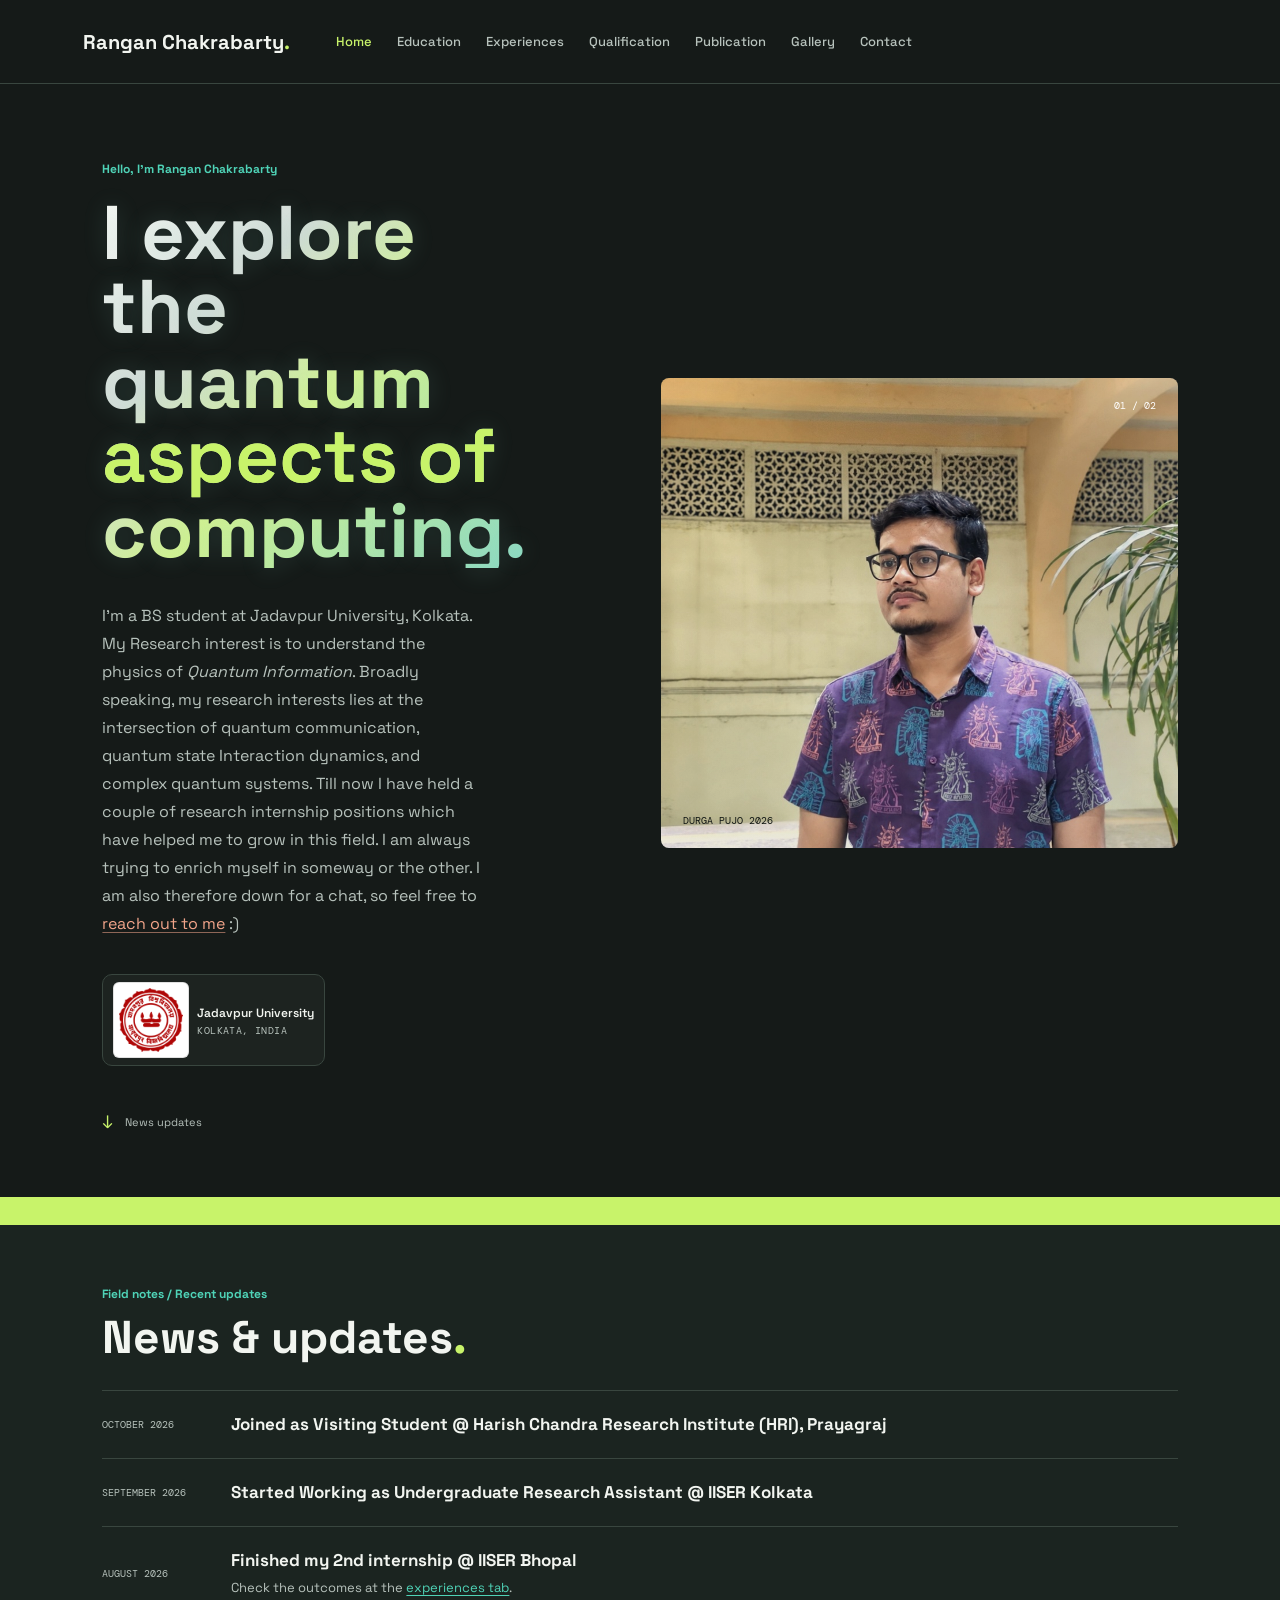
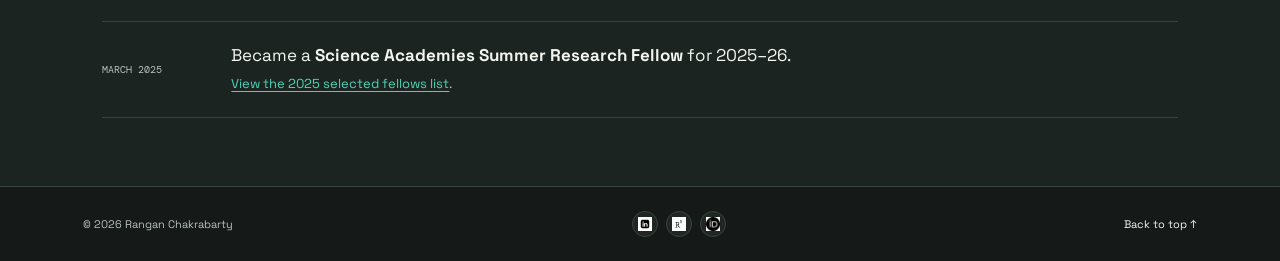
<file: index.html>
<!doctype html>
<html lang="en">
<head>
  <meta charset="utf-8">
  <meta name="viewport" content="width=device-width, initial-scale=1">
  <meta name="description" content="Rangan Chakrabarty is a Physics student at Jadavpur University, Kolkata, interested in quantum computing, quantum communication, quantum algorithms, and quantum state transfer. Explore his academic profile, research projects, and publications.">
  <meta name="theme-color" content="#151a18">
  <meta property="og:title" content="Rangan Chakrabarty | Personal Webpage">
  <title>Rangan Chakrabarty | Personal Webpage</title>
  <link rel="canonical" href="https://rangan269-ju.github.io/Personalwebsite/">
  <link rel="preconnect" href="https://fonts.googleapis.com">
  <link rel="preconnect" href="https://fonts.gstatic.com" crossorigin>
  <link href="https://fonts.googleapis.com/css2?family=DM+Mono:wght@400;500&family=Space+Grotesk:wght@400;500;600;700&display=swap" rel="stylesheet">
  <link rel="stylesheet" href="styles.css">
</head>
<body>
  <div class="site-shell">
    <header class="site-header">
      <a class="brand" href="?page=home" aria-label="Rangan Chakrabarty home">Rangan Chakrabarty<span class="brand-dot">.</span></a>
      <nav class="desktop-nav" aria-label="Main navigation">
        <a href="?page=home">Home</a>
        <a href="?page=education">Education</a>
        <a href="?page=experience">Experiences</a>
        <a href="?page=qualification">Qualification</a>
        <a href="?page=publication">Publication</a>
        <a href="?page=gallery">Gallery</a>
        <a href="?page=contact">Contact</a>
      </nav>
      <button class="menu-toggle" type="button" aria-expanded="false" aria-controls="mobile-nav" aria-label="Open navigation">
        <span></span><span></span>
      </button>
    </header>

    <nav class="mobile-nav" id="mobile-nav" aria-label="Mobile navigation">
      <a href="?page=home">Home</a>
      <a href="?page=education">Education</a>
      <a href="?page=experience">Experiences</a>
      <a href="?page=qualification">Qualification</a>
      <a href="?page=publication">Publication</a>
      <a href="?page=gallery">Gallery</a>
      <a href="?page=contact">Contact</a>
    </nav>

    <main id="home">
      <section class="hero section-pad reveal">
        <div class="hero-grid">
          <div class="hero-copy">
            <p class="eyebrow name-lockup">Hello, I'm Rangan Chakrabarty</p>
            <h1>I explore the quantum <em>aspects of</em> computing.</h1>
            <p class="hero-intro">I'm a BS student at Jadavpur University, Kolkata. My Research interest is to understand the physics of <em>Quantum Information</em>. Broadly speaking, my research interests lies at the intersection of quantum communication, quantum state Interaction dynamics, and complex quantum systems. Till now I have held a couple of research internship positions which have helped me to grow in this field. I am always trying to enrich myself in someway or the other. I am also therefore down for a chat, so feel free to <a href="https://rangan269-ju.github.io/Personalwebsite/?page=contact">reach out to me</a> :)</p>
            <div class="university-affiliation">
              <img src="pictures/Jadavpur_University_Logo.svg.webp" alt="Jadavpur University emblem">
              <span><strong>Jadavpur University</strong><small>Kolkata, India</small></span>
            </div>
          </div>
          <div class="hero-visual" aria-label="Durga Pujo 2026">
            <div class="visual-label">01 / 02</div>
            <div class="visual-caption visual-caption-dark">Durga Pujo 2026</div>
          </div>
        </div>
        <a class="scroll-cue page-explorer" href="#news"><span class="scroll-arrow">↓</span><span>News updates</span></a>
      </section>

      <section class="marquee" aria-hidden="true"></section>

      <section id="news" class="news section-pad" aria-labelledby="news-title">
        <div class="news-heading">
          <div>
            <p class="eyebrow">Field notes / Recent updates</p>
            <h2 id="news-title">News &amp; updates<span>.</span></h2>
          </div>
        </div>
        <div class="news-list">
          <article class="news-item">
            <time datetime="2026-10" class="news-date">October 2026</time>
            <div class="news-copy">
              <h3>Joined as Visiting Student @ Harish Chandra Research Institute (HRI), Prayagraj</h3>
            </div>
          </article>
          <article class="news-item">
            <time datetime="2026-09" class="news-date">September 2026</time>
            <div class="news-copy">
              <h3>Started Working as Undergraduate Research Assistant @ IISER Kolkata</h3>
            </div>
          </article>
          <article class="news-item">
            <time datetime="2026-08" class="news-date">August 2026</time>
            <div class="news-copy">
              <h3><strong>Finished my 2nd internship @ IISER Bhopal</strong></h3>
              <p>Check the outcomes at the <a href="?page=experience">experiences tab</a>.</p>
            </div>
          </article>
          <article class="news-item news-item-fellowship">
            <time datetime="2025-03" class="news-date">March 2025</time>
            <div class="news-copy">
              <h3>Became a <strong>Science Academies Summer Research Fellow</strong> for 2025–26.</h3>
              <p><a href="https://webjapps.ias.ac.in/fellowship2025/lists/result.jsp" target="_blank" rel="noopener noreferrer">View the 2025 selected fellows list</a>.</p>
            </div>
          </article>
        </div>
      </section>

      <section class="profile-section section-pad" aria-label="Profile information">
        <article id="education" class="profile-item education-item reveal"><p class="eyebrow">01 / Education</p><h2>Academic<br><em>journey.</em></h2><div class="education-timeline"><div class="education-record"><div><h3>4-year BSc Major (Hons with Research) in Physics</h3><p>Jadavpur University, Kolkata, India</p></div></div><div class="education-record"><div><h3>Higher Secondary (HS) Education</h3><p>Katwa Kashiram Das Institution</p><p>WB, India</p></div></div><div class="education-record"><div><h3>Secondary (Madhyamik) Education</h3><p>Katwa Kashiram Das Institution</p><p>WB, India</p></div></div></div><aside class="education-progress" aria-label="Education progress"><div class="progress-heading"><span>Education journey</span><strong id="graduation-percentage">0%</strong></div><div class="progress-track"><span class="progress-fill" id="graduation-fill"></span></div><div class="progress-footer"><span>Graduation progress</span><span>Automatically updated</span></div><div class="education-progress-list"><div class="education-step complete"><span class="step-marker">✓</span><div><strong>Secondary</strong><small>Completed</small></div></div><div class="education-step complete"><span class="step-marker">✓</span><div><strong>Higher Secondary</strong><small>Completed</small></div></div><div class="education-step current"><span class="step-marker">●</span><div><strong>BSc (Hons) Physics</strong><small>Currently pursuing</small></div></div></div></aside></article>
        <article id="research" class="profile-item reveal"><p class="eyebrow">02 / Research Interests</p><h2>Research<br><em>ambitions.</em></h2><div class="research-grid"><div class="research-box"><span class="research-box-index">01</span><strong>Quantum Communication</strong></div><div class="research-box"><span class="research-box-index">02</span><strong>Quantum Algorithms</strong></div><div class="research-box"><span class="research-box-index">03</span><strong>Quantum Protocols</strong></div></div></article>
        <section class="work section-pad" id="project">
          <div class="section-heading reveal"><div><p class="eyebrow">02/ Project Works and experiences</p><h2>Research<br><em>journey.</em></h2></div><p class="section-note"></p></div>
          <h3 class="scholarly-heading">Projects and Internships</h3>
          <div class="project-entry-grid">
            <article class="research-box internship-project qst-project reveal">
              <span class="research-box-index">03</span>
              <h3>Quantum State Transfer in a N-entity QHOLC Network</h3>
              <p class="project-timeline">Sep 2026-- (ongoing)</p>
              <p class="advisor-note">Advisor: Prof. Prasanta K. Panigrahi</p>
              <p class="qst-position-note">Undergraduate Research Assistant at IISERK</p>
            </article>
            <article class="research-box internship-project dense-coding-project reveal"><span class="research-box-index">02</span><h3>Quantum Dense Coding Using Bipartite and Multipartite Entangled States Over Noiseless and Noisy Quantum Channels: An IBM Quantum Experience</h3><p class="project-timeline">Quantum communication research</p><p>Study of dense coding protocols using bipartite and multipartite entangled states.</p><nav class="project-links" aria-label="Project resources"><a href="#project"><span>↗</span> Project details</a></nav></article>
            <article class="research-box internship-project reveal"><span class="research-box-index">01</span><h3>Quantum Algorithms: Detailed Study, Experimental Implementations and Fault Diagnosis of Quantum Logic Gates</h3><p class="project-timeline">July-September 2025</p><p>Supervisor: Dr. Somshubhro Bandyopadhyay</p><p>Bose Institute, Kolkata</p><p>Academy of Sciences Summer Research Fellowship Program 2025 <a class="fellowship-link" href="https://webjapps.ias.ac.in/fellowship2025/lists/selectedList.jsp?col=First_Name&amp;sub=Phy&amp;searchtxt=rangan" target="_blank" rel="noopener noreferrer" aria-label="View fellowship selection">↗</a></p><nav class="project-links" aria-label="Project resources"><a href="https://doi.org/10.13140/RG.2.2.35183.50083" target="_blank" rel="noopener noreferrer"><span>↗</span> ResearchGate / DOI: <span class="doi-number">10.13140/RG.2.2.35183.50083</span></a><a href="https://zenodo.org/records/17501099?token=eyJhbGciOiJIUzUxMiJ9.eyJpZCI6IjRhYTQyNjQ0LTM5YzItNGQ5YS1iMjczLTY4NjM2NmU4YTQyZSIsImRhdGEiOnt9LCJyYW5kb20iOiI2ODg5NjUzNzBiMWYzODQ5M2ZmNTM1MTM1YjNhNDI4OCJ9.HhS94I4QEbYhkho5GENRAHw2uCYoyf9vWG4GuqeVCTBKf3cCyo_2i5JP4HPBs7c6EdXIXnqbnS_jVi15p4PufQ" target="_blank" rel="noopener noreferrer"><span>↗</span> Zenodo</a><a href="https://drive.google.com/" target="_blank" rel="noopener noreferrer"><span>↗</span> Abstract</a></nav></article>
          </div>
        </section>
        <article id="qualification" class="profile-item reveal"><p class="eyebrow">03 / Qualified Examinations</p><h2>Conquered <br><em>entrances.</em></h2><div class="qualification-grid"><div class="research-box"><span class="research-box-index">01</span><strong>Jadavpur University UG Entrance Test- Physics 2023<br><span class="qualification-rank">Ranked 2nd in the entrance test <br>Ranked 9th overall</span></strong></div><div class="research-box"><span class="research-box-index">02</span><strong>CUET (UG) 2023 Entrance Test<br><span class="qualification-percentiles">Percentile in Physics: 98.15<br>Percentile in Chemistry: 99.64<br>Percentile in Biology: 96.40</span></strong></div></div></article>
        <article id="skills" class="profile-item reveal"><p class="eyebrow">05 / Skills</p><h2>Potential<br><em>outgrowths.</em></h2><div class="research-grid skills-grid"><div class="research-box"><span class="research-box-index">01</span><strong>Programming Languages</strong><span class="skill-details"><span class="skill-entry"><b>FORTRAN 95:</b> For scientific and numerical computation.</span><span class="skill-entry"><b>Python:</b> For scientific computing, data analysis, and rapid prototyping.</span><span class="skill-entry"><b>LaTeX:</b> For clean technical writing and professional document preparation.</span><span class="skill-entry"><b>HTML:</b> For structuring web content and pages.</span><span class="skill-entry"><b>CSS:</b> For styling and responsive interface design.</span><span class="skill-entry"><b>JavaScript:</b> For interactivity and dynamic frontend behavior.</span></span></div><div class="research-box"><span class="research-box-index">02</span><strong>Scientific Computing</strong><span class="skill-details"><span class="skill-entry"><b>NumPy &amp; SciPy:</b> Numerical analysis and scientific algorithms.</span><span class="skill-entry"><b>Gnuplot:</b> Quick plotting and data visualization.</span><span class="skill-entry"><b>Matplotlib:</b> Publication-quality figures and analysis plots.</span><span class="skill-entry"><b>Jupyter Notebook:</b> Interactive computation and documentation.</span><span class="skill-entry"><b>Origin:</b> Data processing and graphing for analysis work.</span><span class="skill-entry"><b>Quantum computing libraries:</b> Qiskit, QuTiP, IBM Quantum Experience for quantum simulations and experiments.</span></span></div><div class="research-box"><span class="research-box-index">03</span><strong>Research Skills</strong><span class="skill-details"><span class="skill-entry"><b>Literature review:</b> For identifying gaps and building a strong theoretical base.</span><span class="skill-entry"><b>Data analysis:</b> For interpreting results and extracting meaningful patterns.</span><span class="skill-entry"><b>Scientific writing:</b> For presenting findings clearly and professionally.</span></span></div></div></article>
        <article id="publication" class="profile-item reveal"><p class="eyebrow">04 / Publication</p><h2>Documenting<br><em>innovations.</em></h2><p>Selected writing, research, and future publications will appear here. This is a growing archive of work in progress.</p></article>
      </section>

      <section id="gallery" class="gallery-page section-pad">
        <header class="gallery-heading">
          <div><p class="eyebrow">05/Gallery</p><h1>Photo jungle<span>.</span></h1></div>
        </header>
        <div class="gallery-slides">
          <section class="gallery-carousel">
            <h2>Research diaries</h2>
            <div class="gallery-slide-visual research-diary-visual" aria-label="Bose Institute, Kolkata">
              <img src="pictures/IMG_20250715_173808297.jpg" alt="Bose Institute, Kolkata">
              <div class="visual-label">01 / 04</div>
              <div class="visual-caption">Bose Institute, Kolkata</div>
            </div>
          </section>
          <section class="gallery-carousel">
            <h2>Attended events</h2>
            <div class="gallery-slide-visual attended-events-visual" aria-label="IIT KGP Research Park">
              <img src="pictures/IMG_20260201_142143011.jpg" alt="IIT KGP Research Park">
              <div class="visual-label">01 / 07</div>
              <div class="visual-caption">IIT KGP Research Park</div>
            </div>
          </section>
          <section class="gallery-carousel">
            <h2>Varsity diaries</h2>
            <div class="gallery-slide-visual varsity-diary-visual" aria-label="Samannoy 2026">
              <img src="pictures/img-52.jpeg" alt="Samannoy 2026">
              <div class="visual-label">01 / 05</div>
              <div class="visual-caption">Samannoy 2026</div>
            </div>
          </section>
        </div>
      </section>

      <section class="contact section-pad" id="contact">
        <div class="about-mark reveal">✳</div>
        <p class="eyebrow">Let's Connect</p>
        <h2>Let's make something<br><em>worth talking about.</em></h2>
        <div class="contact-email-row">
          <a class="contact-link" href="https://mail.google.com/mail/?view=cm&fs=1&to=ranganc.physics.ug@jadavpuruniversity.in&su=Hello%20Rangan" target="_blank" rel="noopener noreferrer">Hello@rangan<span>↗</span></a>
          <span class="contact-email">Mailto: ranganc.physics.ug@jadavpuruniversity.in</span>
        </div>
      </section>

    </main>

    <footer class="site-footer">
      <span>© <span id="year">2026</span> Rangan Chakrabarty</span>
      <div class="footer-socials" aria-label="Social profiles">
        <a href="https://www.linkedin.com/in/reach2rcju/" target="_blank" rel="noopener noreferrer" aria-label="LinkedIn">
          <img src="pictures/linkedin.jpg" alt="LinkedIn">
        </a>
        <a href="https://www.researchgate.net/profile/Rangan-Chakrabarty?ev=hdr_xprf" target="_blank" rel="noopener noreferrer" aria-label="ResearchGate">
          <img src="pictures/researchgate.jpg" alt="ResearchGate">
        </a>
        <a href="https://orcid.org/0009-0009-5741-0717" target="_blank" rel="noopener noreferrer" aria-label="ORCID">
          <img src="pictures/orcid.png" alt="ORCID">
        </a>
      </div>
      <a href="#home">Back to top ↑</a>
    </footer>
  </div>
  <script src="script.js"></script>
</body>
</html>
</file>
<file: styles.css>
#skills { margin: 0; }
#skills .skills-grid { width: min(100%, 930px); grid-template-columns: repeat(3, minmax(0, 1fr)); align-items: start; gap: 18px; margin-top: 30px; }
#skills .skills-grid .research-box { min-height: 330px; justify-content: flex-start; padding: 18px 19px; border: 1px solid #8e8060; outline: 0; background-color: #1b1110; background-image: repeating-linear-gradient(0deg, rgba(200,232,91,.035) 0, rgba(200,232,91,.035) 1px, transparent 1px, transparent 5px); box-shadow: inset 0 0 0 1px #29211d, inset 0 -5px 0 #c8e85b, 5px 5px 0 #260f15; transition: transform .2s ease, box-shadow .2s ease; }
#skills .skills-grid .research-box:hover { transform: translate(-2px, -2px); box-shadow: inset 0 0 0 1px #292b24, inset 0 -5px 0 #c8e85b, 8px 8px 0 #260f15; }
#skills .skills-grid .research-box::after { right: 10px; top: 10px; width: 8px; height: 8px; border: 1px solid #c8e85b; background: #1b1110; border-radius: 0; box-shadow: inset 0 0 0 2px #1b1110; }
#skills .skills-grid .research-box-index { display: none; }
#skills .skills-grid strong { max-width: none; color: #c8e85b; font: 600 13px/1.25 var(--mono); letter-spacing: .035em; text-shadow: 2px 2px 0 #314116; }
#skills .skill-details { display: flex; flex: 1; flex-direction: column; justify-content: space-between; max-width: none; min-height: 250px; margin-top: 15px; color: #e7ded5; font: 10px/1.4 var(--mono); letter-spacing: .01em; text-transform: uppercase; }
#skills .skill-entry { display: block; }
#skills .skill-details b { color: #f4eee7; font-weight: 600; }
#skills .skill-details b::before { content: ""; display: inline-block; width: 6px; height: 6px; margin: 0 8px 1px 0; border: 1px solid #63d8d1; background: #63d8d1; box-sizing: border-box; }
#skills .skills-grid .research-box:last-child .skill-details { justify-content: flex-start; gap: 20px; min-height: 0; }
@media (max-width: 760px) { #skills .skills-grid { width: 100%; grid-template-columns: 1fr; gap: 14px; margin-top: 30px; } #skills .skills-grid .research-box { min-height: 0; } #skills .skill-details { min-height: 0; gap: 14px; } }
.scholarly-heading { margin: 24px 0 0; padding-top: 14px; border-top: 1px solid var(--line); color: #f0c978; font: 11px var(--mono); letter-spacing: .08em; text-transform: uppercase; }
.scholarly-card { position: relative; max-width: 760px; margin-top: 18px; padding: 28px 30px; border: 1px solid #46556b; border-left: 4px solid #e19063; border-radius: 6px; background: #202936; color: #f4ede5; box-shadow: 0 12px 28px rgba(8, 13, 22, .28); transform: translateY(0); transition: transform .25s ease, box-shadow .25s ease, border-color .25s ease, filter .25s ease; animation: scholarlyCardIn .6s ease both; }.scholarly-card:hover { transform: translateY(-4px) scale(1.01); border-color: #6a7f9f; box-shadow: 0 18px 34px rgba(8, 13, 22, .4); filter: brightness(1.04); }
@keyframes scholarlyCardIn { from { opacity: 0; transform: translateY(16px); } to { opacity: 1; transform: translateY(0); } }
.scholarly-card-index { color: #f0c978; font: 10px var(--mono); letter-spacing: .08em; text-transform: uppercase; }.scholarly-card h3 { max-width: 650px; margin: 16px 0 16px; color: #fff8ef; font: 600 12px/1.6 var(--mono); letter-spacing: .02em; text-transform: uppercase; }.scholarly-card p { max-width: 650px; margin: 8px 0 0; color: #cbd3df; font: 11px/1.6 var(--mono); }.scholarly-card p em { color: #fff8ef; font: inherit; }
.scholarly-card-link { display: inline-flex; align-items: center; gap: 10px; margin-top: 20px; color: #f0c978; font: 11px/1.5 var(--mono); text-transform: uppercase; }.scholarly-card-link > span:first-child { color: #fff8ef; font-size: 17px; }.scholarly-card-link .doi-number { color: #8fd0ca; font: inherit; letter-spacing: .06em; text-transform: none; }
.scholarly-card-link + .scholarly-card-link { margin-left: 22px; }
.text-link span, .project-links a > span:first-child, .fellowship-link span, .internship-detail-link span, .scholarly-card-link > span:first-child, .workshop-list a span, .contact-link span { display: inline-block; transition: transform .2s ease; }
.text-link:hover span, .project-links a:hover > span:first-child, .fellowship-link:hover span, .internship-detail-link:hover span, .scholarly-card-link:hover > span:first-child, .workshop-list a:hover span, .contact-link:hover span { transform: translate(3px, -3px); }
.workshop-card { position: relative; max-width: 900px; margin-top: 18px; padding: 28px 30px; border: 1px solid #3d4858; border-left: 4px solid #ff705b; border-radius: 6px; background: #171c26; color: #f4ede5; box-shadow: 0 14px 32px rgba(8, 13, 22, .38); transform: translateY(0); transition: transform .25s ease, box-shadow .25s ease, border-color .25s ease, filter .25s ease; animation: scholarlyCardIn .7s ease both; }.workshop-card:hover { transform: translateY(-3px) scale(1.01); border-color: #5a687b; box-shadow: 0 18px 38px rgba(8, 13, 22, .46); filter: brightness(1.05); }.workshop-list { display: grid; gap: 18px; margin: 20px 0 0; padding-left: 24px; }.workshop-list li { padding-left: 8px; color: #e3e8ef; font: 12px/1.65 var(--mono); transition: transform .2s ease, color .2s ease; }.workshop-list li:hover { transform: translateX(3px); color: #fff8ef; }.workshop-list li::marker { color: #c8e85b; }.workshop-list a { color: #c8e85b; white-space: nowrap; }.workshop-list a:hover { color: #fff8ef; }
.dense-coding-project::after { box-sizing: border-box; }
:root { --paper: #151a18; --ink: #f2f5f0; --muted: #b7c2bc; --line: #39463f; --blue: #8ca7ff; --yellow: #c8f36a; --green: #4fd3b7; --serif: "Space Grotesk", sans-serif; --sans: "Space Grotesk", sans-serif; --mono: "DM Mono", monospace; }
* { box-sizing: border-box; }
[hidden] { display: none !important; }
html { scroll-behavior: smooth; }
body { margin: 0; background: var(--paper); color: var(--ink); font-family: var(--sans); font-size: 15px; line-height: 1.5; }
a { color: inherit; text-decoration: none; }
.site-shell { max-width: 1440px; margin: auto; overflow: hidden; }
.site-header {
  position: relative;
  min-height: 84px;
  padding: 24px 6.5vw;
  display: flex;
  align-items: flex-start;
  gap: 46px;
  border-bottom: 1px solid var(--line);
  background-image: linear-gradient(rgba(36, 6, 10, 0.66), rgba(36, 6, 10, 0.78)), url("pictures/qback.avif");
  background-size: cover;
  background-position: center 36%;
  background-repeat: no-repeat;
  overflow: hidden;
}
.site-header > * { position: relative; z-index: 1; }
.brand { font-size: 19px; font-weight: 800; letter-spacing: -.8px; white-space: nowrap; }.brand-dot { color: #d36a4f; }
.desktop-nav { display: flex; flex-direction: column; align-items: flex-start; gap: 12px; font-size: 12px; }.desktop-nav a, .eyebrow, .hero-kicker, .project-meta p, .about-facts span, .site-footer { font-family: var(--mono); font-size: 10px; letter-spacing: .04em; text-transform: uppercase; }.desktop-nav a { font-size: 12px; }
.desktop-nav a, .mobile-nav a { color: var(--ink); opacity: 1; -webkit-text-fill-color: currentColor; }
.desktop-nav a { color: var(--muted); transition: color .2s; }.desktop-nav a:hover { color: var(--ink); }
.footer-socials { display: flex; align-items: center; gap: 8px; }
.footer-socials a { display: inline-flex; align-items: center; justify-content: center; width: 26px; height: 26px; border: 1px solid var(--line); border-radius: 50%; background: #202723; color: var(--ink); transition: transform .2s ease, border-color .2s ease, background .2s ease; }
.footer-socials a img { display: block; width: 14px; height: 14px; object-fit: contain; }
.footer-socials a:hover { transform: translateY(-2px); border-color: var(--yellow); background: #29332d; }
.menu-toggle, .mobile-nav { display: none; }
@supports (-webkit-touch-callout: none) {
  .desktop-nav a, .mobile-nav a { color: #f4ede5; opacity: 1; }
  .site-header { -webkit-backface-visibility: hidden; }
  .internship-project, .dense-coding-project { overflow: visible; }
  .dense-coding-project { padding-top: 112px; }
}
.section-pad { padding-left: 9.5vw; padding-right: 9.5vw; }
.hero { padding-top: 32px; padding-bottom: 55px; }.hero-kicker { display: flex; align-items: center; gap: 15px; color: var(--muted); }.kicker-line { width: 52px; height: 1px; background: var(--line); }.hero-grid { display: grid; grid-template-columns: .93fr 1.07fr; gap: 8.5vw; align-items: center; margin-top: 62px; }.eyebrow { color: #b65e48; margin: 0 0 18px; }.name-lockup { font-size: 12px; }.hero h1 { display: inline-block; max-width: 600px; margin: 0; font-size: clamp(48px, 6.2vw, 92px); line-height: .98; letter-spacing: -5px; font-weight: 700; background: linear-gradient(135deg, #f6f7f4 0%, #d4dcd7 28%, #d3f290 52%, #87d7c7 100%); -webkit-background-clip: text; background-clip: text; color: transparent; text-shadow: 0 0 24px rgba(135, 215, 199, .16); }.hero h1 em, h2 em { font-family: var(--serif); font-weight: 600; letter-spacing: -3px; }.hero-intro { max-width: 385px; margin: 34px 0 28px; color: var(--muted); font-size: 15px; line-height: 1.7; }.text-link { display: inline-flex; align-items: center; gap: 12px; font-size: 13px; font-weight: 700; border-bottom: 1px solid var(--ink); padding-bottom: 4px; }.text-link span { color: #d36a4f; font-size: 19px; line-height: 10px; transition: transform .2s; }.text-link:hover span { transform: translate(3px, 3px); }
.hero-visual { min-height: 470px; position: relative; overflow: hidden; background: url('pictures/1791971786015.jpeg') center 36%/cover; }.hero-visual::after { content: ""; position: absolute; inset: 0; background: linear-gradient(140deg, rgba(242,188,75,.22), rgba(60,78,65,.17)); mix-blend-mode: multiply; }.visual-label, .visual-caption, .visual-stamp { position: absolute; z-index: 1; font-family: var(--mono); text-transform: uppercase; font-size: 10px; }.visual-label { top: 20px; right: 22px; color: white; }.visual-caption { bottom: 20px; left: 22px; max-width: calc(100% - 44px); color: white; line-height: 1.5; }.visual-stamp { top: 43%; left: 44%; width: 98px; height: 98px; border: 1px solid white; border-radius: 50%; display: grid; place-content: center; text-align: center; color: white; font-size: 24px; line-height: .95; transform: rotate(-13deg); }.visual-stamp span { font-size: 7px; line-height: 1.35; margin-top: 6px; }.scroll-cue { display: flex; align-items: center; gap: 12px; color: var(--muted); font: 10px var(--mono); text-transform: uppercase; margin-top: 44px; }.scroll-arrow { font-size: 18px; color: #d36a4f; }
.marquee { overflow: hidden; background: linear-gradient(90deg, #2d0d12 0%, #39141b 38%, #2a0c11 100%); color: #f9f3ee; padding: 14px 0; border-top: 1px solid rgba(255,255,255,0.08); border-bottom: 1px solid rgba(255,255,255,0.08); box-shadow: inset 0 0 18px rgba(255, 183, 96, 0.08); }
.marquee-track { display: flex; justify-content: space-around; align-items: center; gap: 28px; width: max-content; min-width: 100%; font: 700 11px var(--mono); text-transform: uppercase; letter-spacing: .14em; color: #f7efe9; }
.marquee-track span { color: #f8f1e8; text-shadow: 0 0 14px rgba(255, 214, 153, 0.2); }
.marquee b { color: #ffb86b; font-size: 19px; font-weight: 700; text-shadow: 0 0 12px rgba(255, 184, 107, 0.35); }
.profile-section { padding-top: 104px; padding-bottom: 108px; display: grid; grid-template-columns: repeat(2, minmax(0, 1fr)); column-gap: 8vw; row-gap: 78px; border-bottom: 1px solid var(--line); }.profile-item { border-top: 1px solid var(--ink); padding-top: 17px; }.profile-item h2 { font-size: clamp(31px, 3.1vw, 46px); line-height: 1.04; letter-spacing: -2px; margin: 0 0 22px; }.profile-item h2 em { letter-spacing: -2px; }.profile-item > p:not(.eyebrow) { max-width: 390px; color: var(--muted); font-size: 13px; line-height: 1.7; margin: 0; }.profile-item blockquote { max-width: 520px; margin: 0 0 22px; font: 600 clamp(28px, 3vw, 44px)/1.08 var(--serif); letter-spacing: -1px; }.profile-item blockquote cite { display: block; margin-top: 16px; color: var(--muted); font: 10px var(--mono); letter-spacing: .04em; text-transform: uppercase; }.research-grid { display: grid; grid-template-columns: repeat(3, minmax(0, 1fr)); gap: 12px; margin-top: 30px; }.research-box { position: relative; min-height: 126px; display: flex; flex-direction: column; justify-content: space-between; padding: 15px; border: 2px solid #896068; outline: 1px solid #3d1820; outline-offset: -6px; background: #2b1116; box-shadow: inset 0 0 0 4px #3d1820, 4px 4px 0 rgba(20, 5, 8, .28); }.research-box::after { content: ""; position: absolute; right: 8px; top: 8px; width: 5px; height: 5px; border: 1px solid #c28a77; background: #5c313a; border-radius: 50%; }.research-box-index { color: #e19063; font: 10px var(--mono); }.research-box strong { max-width: 125px; font: 600 13px/1.25 var(--mono); text-transform: uppercase; }.profile-item .skill-list { color: var(--ink); font-family: var(--mono); font-size: 11px; line-height: 2; text-transform: uppercase; }
.work { padding-top: 116px; padding-bottom: 126px; }.section-heading { display: flex; align-items: end; justify-content: space-between; gap: 40px; margin-bottom: 56px; }.section-heading h2, .about h2, .contact h2 { font-size: clamp(38px, 4vw, 61px); line-height: 1.04; letter-spacing: -3px; margin: 0; }.section-note { max-width: 225px; color: var(--muted); margin: 0 0 5px; font-size: 13px; }.project-grid { display: grid; grid-template-columns: 1.3fr .85fr; column-gap: 25px; row-gap: 65px; }.project-large { grid-row: span 2; }.project-image { height: 300px; position: relative; overflow: hidden; }.project-large .project-image { height: 520px; }.project-image-blue { background: var(--blue); color: #e8e8f8; }.project-image-yellow { background: var(--yellow); color: var(--ink); }.project-image-green { background: var(--green); color: #e6efe5; }.project-index { position: absolute; top: 18px; left: 18px; font: 10px var(--mono); }.project-word { position: absolute; left: 28px; bottom: 24px; font: italic 600 45px var(--serif); letter-spacing: -2px; }.project-word-dark { color: #293128; }.project-icon { position: absolute; top: 46%; left: 48%; font-size: 58px; }.orbit { position: absolute; border: 1px solid rgba(255,255,255,.45); border-radius: 50%; transform: rotate(-22deg); }.orbit-one { width: 85%; height: 40%; left: 8%; top: 30%; }.orbit-two { width: 53%; height: 74%; left: 24%; top: 12%; }.sun-shape { position: absolute; width: 142px; aspect-ratio: 1; border-radius: 50%; background: #ed744c; top: 32%; left: 41%; box-shadow: 0 0 0 28px rgba(237,116,76,.17); }.green-figure { position: absolute; width: 140px; height: 190px; background: #d8be8d; border-radius: 80px 80px 12px 12px; left: 43%; top: 20%; transform: rotate(8deg); }.green-figure::after { content: ""; position: absolute; width: 110px; height: 110px; background: #e3c99b; border-radius: 50%; top: -54px; left: 15px; }.project-meta { display: flex; justify-content: space-between; align-items: start; padding-top: 14px; border-top: 1px solid var(--ink); }.project-meta h3 { margin: 0 0 4px; font-size: 16px; }.project-meta p { margin: 0; color: var(--muted); }.circle-arrow { width: 29px; height: 29px; border: 1px solid var(--ink); border-radius: 50%; display: grid; place-content: center; transition: background .2s, color .2s; }.project:hover .circle-arrow { background: var(--ink); color: var(--paper); }
.about { border-top: 1px solid var(--line); padding-top: 100px; padding-bottom: 112px; display: grid; grid-template-columns: .22fr 1.28fr .7fr; gap: 40px; }.about-mark { color: #f7d6a6; font-size: 64px; line-height: 1; text-shadow: 0 0 18px rgba(255, 201, 143, 0.35); }.about-copy h2 { max-width: 650px; }.about-copy > p:not(.eyebrow) { max-width: 520px; color: var(--muted); margin: 28px 0; font-size: 15px; line-height: 1.75; }.about-facts { border-left: 1px solid var(--line); padding-left: 28px; display: grid; gap: 27px; align-content: start; }.about-facts span { display: block; color: var(--muted); margin-bottom: 7px; }.about-facts strong { font-size: 13px; line-height: 1.5; }
.contact { background: linear-gradient(135deg, #163b2a 0%, #1e4738 38%, #112d24 100%); color: #f5eee6; padding-top: 95px; padding-bottom: 95px; box-shadow: inset 0 1px 0 rgba(255,255,255,0.08); }.contact .eyebrow { color: #d7f5d7; font-weight: 700; letter-spacing: .08em; }.contact h2 { font-size: clamp(46px, 6vw, 86px); color: #f4f7f1; text-shadow: 0 2px 0 rgba(7, 24, 18, 0.2); }.contact-email-row { display: flex; flex-wrap: wrap; align-items: center; gap: 16px 24px; margin-top: 42px; }.contact-link { display: inline-flex; gap: 18px; align-items: center; margin-top: 0; font: 700 16px var(--mono); border-bottom: 1px solid #edf7ef; padding-bottom: 7px; color: #f9faf8; }.contact-link span { font-size: 23px; }.contact-email { color: #f9faf8; font-size: 14px; overflow-wrap: anywhere; }.site-footer { min-height: 74px; padding: 0 6.5vw; display: flex; justify-content: space-between; align-items: center; color: var(--muted); }.site-footer a { color: var(--ink); }
.education-timeline { margin-top: 30px; border-top: 1px solid var(--line); }.education-record { display: grid; grid-template-columns: 1fr; gap: 18px; padding: 18px 0; border-bottom: 1px solid var(--line); }.education-record h3 { margin: 0 0 5px; font-size: 14px; line-height: 1.35; }.education-record p { margin: 0; color: var(--muted); font-size: 12px; line-height: 1.6; }
.reveal { opacity: 0; transform: translateY(18px); transition: opacity .7s ease, transform .7s ease; }.reveal.is-visible { opacity: 1; transform: none; }
@media (max-width: 760px) { .site-header { height: 70px; padding: 0 6vw; }.brand { font-size: 17px; }.desktop-nav, .header-status { display: none; }.menu-toggle { display: grid; gap: 5px; margin-left: auto; border: 0; background: none; padding: 8px 0 8px 8px; cursor: pointer; }.menu-toggle span { display: block; width: 25px; height: 1px; background: var(--ink); transition: transform .2s; }.mobile-nav { padding: 0 6vw; background: var(--paper); border-bottom: 1px solid var(--line); }.mobile-nav.open { display: grid; padding-top: 14px; padding-bottom: 20px; gap: 14px; }.mobile-nav a { font: 13px var(--mono); text-transform: uppercase; }.section-pad { padding-left: 6vw; padding-right: 6vw; }.hero { padding-top: 25px; padding-bottom: 50px; }.hero-kicker { font-size: 8px; justify-content: space-between; gap: 8px; }.hero-grid { display: block; margin-top: 46px; }.hero h1 { font-size: clamp(48px, 14vw, 70px); letter-spacing: -3px; }.hero-intro { margin-top: 24px; }.hero-visual { min-height: 380px; margin-top: 42px; }.scroll-cue { margin-top: 28px; }.profile-section { display: block; padding-top: 70px; padding-bottom: 65px; }.profile-item { margin-bottom: 58px; }.profile-item:last-child { margin-bottom: 0; }.profile-item h2 { font-size: 40px; }.work { padding-top: 75px; padding-bottom: 82px; }.section-heading { display: block; margin-bottom: 35px; }.section-note { margin-top: 22px; }.section-heading h2, .about h2 { font-size: 43px; letter-spacing: -2px; }.project-grid { display: block; }.project { display: block; margin-bottom: 48px; }.project-large .project-image, .project-image { height: 360px; }.project-word { font-size: 38px; }.about { padding-top: 70px; padding-bottom: 75px; display: block; }.about-mark { margin-bottom: 36px; }.about-facts { margin-top: 52px; padding-left: 20px; }.contact { padding-top: 74px; padding-bottom: 76px; }.contact h2 { font-size: 48px; letter-spacing: -2px; }.contact-link { font-size: 12px; }.site-footer { min-height: 112px; padding: 24px 6vw; flex-wrap: wrap; gap: 12px; font-size: 8px; }.site-footer span:nth-child(2) { order: 3; width: 100%; } }
@media (prefers-reduced-motion: reduce) { html { scroll-behavior: auto; }.reveal { opacity: 1; transform: none; transition: none; } }
@media (max-width: 760px) { .education-record { grid-template-columns: 1fr; gap: 7px; }.education-date { font-size: 9px; } }
@media (max-width: 760px) { .research-grid, .qualification-grid { grid-template-columns: 1fr; } }
.qualification-grid { display: grid; grid-template-columns: repeat(2, minmax(0, 1fr)); gap: 12px; width: min(100%, 620px); margin-top: 30px; }.qualification-grid .research-box { min-height: 108px; }.qualification-grid .research-box strong { max-width: none; }.qualification-rank, .qualification-percentiles { color: #e19063; font-size: 11px; }.qualification-percentiles { display: block; font: 10px/1.5 var(--mono); white-space: nowrap; }
.profile-section > .work { grid-column: 1 / -1; padding: 17px 0 0; border-top: 2px solid var(--ink); }
.project-entry-grid { display: grid; grid-template-columns: repeat(2, minmax(0, 1fr)); gap: 24px; margin-top: 30px; }.internship-project { min-height: 0; }.internship-project h3 { max-width: none; margin: 18px 0 14px; font: 600 16px/1.35 var(--sans); }.internship-project p { margin: 5px 0 0; color: var(--muted); font: 11px/1.5 var(--mono); text-transform: uppercase; }
.internship-institutions-note { margin: 28px 0 0; color: #fff; font: 14px/1.7 var(--sans); }
.internship-institution-logos { display: grid; gap: 16px; margin-top: 18px; }
.internship-institution-logo-row { display: flex; align-items: center; justify-content: center; gap: 16px; }
.internship-institution-logos img { display: block; flex: 0 1 145px; width: 145px; min-width: 0; max-width: 100%; height: 100px; padding: 8px; border-radius: 4px; background: #fff; object-fit: contain; }
.internship-project { position: relative; overflow: visible; justify-content: flex-start; padding: 24px; border: 0; border-left: 5px solid #e2b35d; border-radius: 2px 2px 0 0; outline: 0; background: #163b45; box-shadow: 10px 10px 0 rgba(8, 30, 36, .28); }.internship-project::before { content: ""; position: absolute; z-index: 1; top: -12px; left: 24px; width: 150px; height: 12px; border-radius: 4px 4px 0 0; background: #1d4a56; box-shadow: inset 0 1px 0 rgba(255, 255, 255, .12), 4px -2px 0 rgba(8, 30, 36, .08); }.internship-project .research-box-index { color: #f0c978; }.internship-project h3 { margin-top: 14px; color: #f4ede5; font: 600 22px/1.2 var(--serif); letter-spacing: 0; }.internship-project p { color: #b9d0d0; font-family: var(--sans); font-size: 12px; text-transform: none; }
.project-links { display: grid; gap: 8px; margin-top: 20px; padding-top: 16px; border-top: 1px solid #416a73; }.project-links a { display: inline-flex; align-items: center; gap: 10px; width: fit-content; color: #f0c978; font: 11px var(--mono); text-transform: uppercase; }.project-links a span { color: #f4ede5; font-size: 16px; transition: transform .2s; }.project-links a:hover span { transform: translate(3px, -3px); }
.project-links a .doi-number { color: #8fd0ca; font: 10px var(--mono); letter-spacing: .06em; text-transform: none; }.project-links a:hover .doi-number { transform: none; }
.internship-project .project-timeline { margin-top: -7px; color: #f0c978; font: 11px var(--mono); letter-spacing: .08em; text-transform: uppercase; }
.fellowship-link { display: inline-flex; align-items: center; gap: 6px; margin-left: 6px; color: #b9d0d0; font: 12px/1.5 var(--sans); }.fellowship-link span { display: inline-block; color: #f0c978; font-size: 16px; transition: transform .2s ease; }.fellowship-link:hover span { transform: translate(3px, -3px); }
.internship-detail-link { display: inline-flex; align-items: center; gap: 7px; color: #b9d0d0; }.internship-detail-link span { color: #f0c978; font-size: 16px; transition: transform .2s; }.internship-detail-link:hover span { transform: translate(3px, -3px); }
.qst-project { order: -2; }.dense-coding-project { order: -1; padding-top: 24px; }.dense-coding-project h3 { margin-top: 14px; }.dense-coding-project::before { left: 24px; }
@media (max-width: 760px) { .project-entry-grid { grid-template-columns: 1fr; gap: 38px; }.internship-project::before { left: 16px; width: 112px; } }
.internship-project h3 { font-family: var(--mono); font-size: 15px; line-height: 1.45; letter-spacing: .02em; text-transform: uppercase; }.internship-project p { font-family: var(--mono); font-size: 11px; letter-spacing: .02em; }
.internship-title-link { color: var(--ink); }
.internship-title-link:hover, .internship-title-link:focus-visible, .internship-title-link:active { color: #c6a0ff; }
.internship-detail-page { width: min(100%, 900px); margin: 0 auto; padding: 32px 0; }.internship-detail-back { display: inline-block; margin-bottom: 24px; padding: 8px 12px; border: 1px solid var(--line); border-radius: 4px; color: var(--green); font: 11px var(--mono); }.internship-detail-back:hover, .internship-detail-back:focus-visible { border-color: var(--green); background: rgba(79, 211, 183, .08); }.internship-detail-title { margin: 0; color: var(--ink); font: 600 clamp(20px, 2.6vw, 30px)/1.3 var(--serif); }
.internship-detail-note { max-width: 860px; margin: 24px 0 0; color: #fff; font: 14px/1.8 var(--sans); }
.internship-detail-note p { margin: 0 0 16px; }
.internship-detail-note p:last-child { margin-bottom: 0; }
.internship-detail-note a { color: var(--green); text-decoration: underline; text-underline-offset: .15em; }
.internship-detail-images { display: grid; grid-template-columns: repeat(2, minmax(0, 1fr)); align-items: start; gap: 16px; margin-top: 24px; }.internship-detail-images img { display: block; width: 100%; height: auto; border: 1px solid var(--line); border-radius: 6px; background: #fff; }
.internship-detail-images .orthogonality-graph { aspect-ratio: 688 / 489; object-fit: contain; }
@media (max-width: 560px) { .internship-detail-images { grid-template-columns: 1fr; } }
.internship-references-heading { margin: 32px 0 0; padding-top: 20px; border-top: 1px solid var(--line); color: var(--green); font: 600 22px/1.3 var(--serif); }
.internship-references { display: grid; gap: 12px; margin: 18px 0 0; padding-left: 28px; color: #fff; font: 12px/1.7 var(--sans); }
.internship-references li { padding-left: 4px; overflow-wrap: anywhere; }
.internship-references a { color: inherit; text-decoration: underline; text-decoration-color: var(--green); text-underline-offset: .15em; }
.internship-references li::marker { color: var(--green); font-family: var(--mono); }
@media (max-width: 760px) { .site-header { height: 70px; min-height: 70px; padding: 0 6vw; align-items: center; } }
@media (max-width: 760px) { .education-progress { margin-top: 28px; border: 1px solid var(--line); padding: 18px; background: #481c25; }.progress-heading, .progress-footer { display: flex; justify-content: space-between; gap: 10px; font: 9px var(--mono); text-transform: uppercase; }.progress-heading strong { color: #e19063; font-weight: 400; }.progress-track { height: 8px; margin: 18px 0 10px; background: #6c4149; overflow: hidden; }.progress-fill { display: block; width: 75%; height: 100%; background: #e19063; }.progress-footer { color: var(--muted); font-size: 8px; }.progress-footer span:nth-child(2) { color: var(--ink); } }
@media (min-width: 761px) { .site-header { height: 84px; min-height: 84px; padding: 0 6.5vw; align-items: center; }.desktop-nav { flex-direction: row; align-items: center; gap: 25px; }.profile-section { grid-template-columns: minmax(0, 1fr); column-gap: 0; } }
@media (min-width: 761px) { .education-progress-list { position: relative; margin-top: 22px; }.education-progress-list::before { content: ""; position: absolute; left: 12px; top: 13px; bottom: 13px; width: 1px; background: #8b5961; }.education-step { position: relative; display: flex; align-items: flex-start; gap: 13px; min-height: 70px; }.step-marker { position: relative; z-index: 1; width: 25px; height: 25px; flex: 0 0 25px; display: grid; place-content: center; border: 1px solid #e19063; border-radius: 50%; background: #481c25; color: #e19063; font: 12px var(--mono); }.education-step.current .step-marker { background: #e19063; color: #481c25; font-size: 9px; }.education-step strong, .education-step small { display: block; }.education-step strong { font-size: 12px; line-height: 1.3; }.education-step small { margin-top: 4px; color: var(--muted); font: 9px/1.5 var(--mono); text-transform: uppercase; } }
@media (max-width: 760px) { .education-progress-list { position: relative; margin-top: 20px; }.education-progress-list::before { content: ""; position: absolute; left: 12px; top: 13px; bottom: 13px; width: 1px; background: #8b5961; }.education-step { position: relative; display: flex; align-items: flex-start; gap: 12px; min-height: 68px; }.step-marker { position: relative; z-index: 1; width: 25px; height: 25px; flex: 0 0 25px; display: grid; place-content: center; border: 1px solid #e19063; border-radius: 50%; background: #481c25; color: #e19063; font: 12px var(--mono); }.education-step.current .step-marker { background: #e19063; color: #481c25; font-size: 9px; }.education-step strong, .education-step small { display: block; }.education-step strong { font-size: 12px; line-height: 1.3; }.education-step small { margin-top: 4px; color: var(--muted); font: 9px/1.5 var(--mono); text-transform: uppercase; } }
@media (min-width: 761px) { .education-progress { grid-row: 3; align-self: start; margin-top: 0; } }
.education-progress-list { display: flex; flex-direction: column-reverse; }
@media (min-width: 761px) { .education-item { display: grid; grid-template-columns: minmax(0, 1fr) 240px; column-gap: 7vw; }.education-item > .eyebrow, .education-item > h2, .education-item > .education-timeline { grid-column: 1; }.education-progress { grid-column: 2; grid-row: 1 / span 3; align-self: center; border: 1px solid var(--line); padding: 22px; background: #481c25; }.progress-heading, .progress-footer { display: flex; justify-content: space-between; gap: 12px; font: 9px var(--mono); text-transform: uppercase; }.progress-heading strong { color: #e19063; font-weight: 400; }.progress-track { height: 9px; margin: 22px 0 11px; background: #6c4149; overflow: hidden; }.progress-fill { display: block; width: 75%; height: 100%; background: #e19063; }.progress-footer { color: var(--muted); font-size: 8px; }.progress-footer span:nth-child(2) { color: var(--ink); } }
@media (min-width: 761px) { .education-progress { position: relative; border: 2px solid #896068; border-radius: 2px; background: #2b1116; box-shadow: inset 0 0 0 4px #3d1820, inset 0 0 22px rgba(0, 0, 0, .35), 5px 5px 0 rgba(20, 5, 8, .28); }.education-progress::before, .education-progress::after { content: ""; position: absolute; top: 8px; width: 5px; height: 5px; border: 1px solid #c28a77; background: #5c313a; border-radius: 50%; }.education-progress::before { left: 8px; }.education-progress::after { right: 8px; }.progress-heading { border-bottom: 1px solid #6e4650; padding: 3px 0 12px; }.progress-heading span::before { content: "// "; color: #e19063; }.progress-track { position: relative; height: 13px; border: 1px solid #9a6a6a; padding: 2px; background: repeating-linear-gradient(90deg, #35151c 0, #35151c 9px, #54262e 10px, #54262e 11px); box-shadow: inset 0 1px 3px rgba(0, 0, 0, .6); }.progress-fill { background: repeating-linear-gradient(90deg, #d47759 0, #d47759 7px, #f0a06d 8px, #f0a06d 9px); box-shadow: 0 0 8px rgba(224, 144, 99, .45); }.progress-footer { border-top: 1px solid #6e4650; padding-top: 10px; }.step-marker { border-radius: 2px; box-shadow: 2px 2px 0 #1d090d; }.education-step.current .step-marker { box-shadow: 0 0 10px rgba(224, 144, 99, .55); } }
@media (max-width: 760px) { .education-progress { border: 2px solid #896068; border-radius: 2px; background: #2b1116; box-shadow: inset 0 0 0 3px #3d1820, inset 0 0 18px rgba(0, 0, 0, .35), 4px 4px 0 rgba(20, 5, 8, .28); }.progress-heading { border-bottom: 1px solid #6e4650; padding-bottom: 10px; }.progress-heading span::before { content: "// "; color: #e19063; }.progress-track { height: 12px; border: 1px solid #9a6a6a; padding: 2px; background: repeating-linear-gradient(90deg, #35151c 0, #35151c 9px, #54262e 10px, #54262e 11px); box-shadow: inset 0 1px 3px rgba(0, 0, 0, .6); }.progress-fill { background: repeating-linear-gradient(90deg, #d47759 0, #d47759 7px, #f0a06d 8px, #f0a06d 9px); box-shadow: 0 0 8px rgba(224, 144, 99, .45); }.progress-footer { border-top: 1px solid #6e4650; padding-top: 9px; }.step-marker { border-radius: 2px; box-shadow: 2px 2px 0 #1d090d; }.education-step.current .step-marker { box-shadow: 0 0 10px rgba(224, 144, 99, .55); } }
@media (min-width: 761px) { .education-progress { border: 1px solid var(--line); border-radius: 0; background: #481c25; box-shadow: none; }.education-progress::before, .education-progress::after { display: none; }.progress-heading { border-bottom: 0; padding: 0; }.progress-heading span::before { content: none; }.progress-footer { border-top: 0; padding-top: 0; }.step-marker { border-radius: 50%; box-shadow: none; }.education-step.current .step-marker { box-shadow: none; } }
@media (max-width: 760px) { .education-progress { border: 1px solid var(--line); border-radius: 0; background: #481c25; box-shadow: none; }.progress-heading { border-bottom: 0; padding-bottom: 0; }.progress-heading span::before { content: none; }.progress-footer { border-top: 0; padding-top: 0; }.step-marker { border-radius: 50%; box-shadow: none; }.education-step.current .step-marker { box-shadow: none; } }
@media (min-width: 761px) { .progress-track { height: 20px; margin: 22px 0 11px; border: 2px solid #9a6a6a; padding: 3px; background: repeating-linear-gradient(90deg, #291017 0, #291017 11px, #54262e 12px, #54262e 14px); box-shadow: inset 0 2px 4px rgba(0, 0, 0, .75), 0 1px 0 #b17a72; }.progress-fill { background: repeating-linear-gradient(90deg, #c9664e 0, #c9664e 8px, #ee9a68 9px, #ee9a68 11px); box-shadow: inset 0 -2px 0 rgba(100, 31, 27, .45), 0 0 9px rgba(224, 144, 99, .5); transition: width .4s ease; } }
@media (max-width: 760px) { .progress-track { height: 18px; border: 2px solid #9a6a6a; padding: 3px; background: repeating-linear-gradient(90deg, #291017 0, #291017 11px, #54262e 12px, #54262e 14px); box-shadow: inset 0 2px 4px rgba(0, 0, 0, .75), 0 1px 0 #b17a72; }.progress-fill { background: repeating-linear-gradient(90deg, #c9664e 0, #c9664e 8px, #ee9a68 9px, #ee9a68 11px); box-shadow: inset 0 -2px 0 rgba(100, 31, 27, .45), 0 0 9px rgba(224, 144, 99, .5); transition: width .4s ease; } }

/* Contemporary high-contrast visual system */
.site-header { background: var(--paper); border-color: var(--line); }
.brand { font-family: var(--sans); font-size: 20px; letter-spacing: 0; }
.brand-dot, .text-link span, .scroll-arrow { color: var(--yellow); }
.desktop-nav a, .mobile-nav a { font-family: var(--sans); font-size: 13px; font-weight: 500; letter-spacing: 0; text-transform: none; }
.desktop-nav a:hover, .mobile-nav a:hover { color: var(--yellow); }
.desktop-nav a[aria-current="page"], .mobile-nav a[aria-current="page"] { color: var(--yellow); }
.menu-toggle span { background: var(--ink); }
.section-pad { padding-left: 8vw; padding-right: 8vw; }
.hero { padding-top: 48px; padding-bottom: 64px; }
.hero-grid { margin-top: 28px; }
.eyebrow { color: var(--green); font-family: var(--sans); font-size: 12px; font-weight: 700; letter-spacing: 0; text-transform: none; }
.hero h1 { max-width: 680px; font-family: var(--sans); font-size: 76px; font-weight: 700; letter-spacing: 0; line-height: .98; }
.hero h1 em, h2 em { color: var(--yellow); font-family: var(--sans); font-style: normal; font-weight: 600; letter-spacing: 0; }
.hero-intro { color: var(--muted); font-size: 16px; line-height: 1.75; }
.hero-intro a { color: #f2a58a; text-decoration: underline; text-decoration-color: rgba(242, 165, 138, .55); text-underline-offset: 3px; transition: color .2s ease; }
.hero-intro a:hover { color: #ffd1a1; }
.university-affiliation { display: inline-flex; align-items: center; gap: 8px; margin-top: 8px; padding: 7px 10px; border: 1px solid var(--line); border-radius: 10px; background: rgba(32, 39, 35, .72); }
.university-affiliation img { display: block; flex: 0 0 76px; width: 76px; height: 76px; padding: 5px; border: 1px solid rgba(0, 0, 0, .12); border-radius: 6px; background: #fff; object-fit: contain; }
.university-affiliation span { display: grid; gap: 2px; }
.university-affiliation strong { color: var(--ink); font-size: 12px; font-weight: 600; }
.university-affiliation small { color: var(--muted); font: 10px var(--mono); letter-spacing: .04em; text-transform: uppercase; }
.hero-visual { border-radius: 8px; }
.hero-visual.is-changing { animation: hero-slide-reveal .65s ease both; }
@keyframes hero-slide-reveal { from { opacity: .55; transform: scale(1.015); } to { opacity: 1; transform: scale(1); } }
.visual-label, .visual-caption { font-family: var(--mono); letter-spacing: 0; }
.visual-caption-dark { color: #111613 !important; }
.scroll-cue { font-family: var(--sans); font-size: 11px; letter-spacing: 0; text-transform: none; }
.page-explorer { display: flex; align-items: center; gap: 12px; width: fit-content; }
.marquee { background: var(--yellow); color: #18201a; border: 0; box-shadow: none; }
.marquee-track, .marquee-track span { color: #18201a; text-shadow: none; }
.marquee b { color: #237a69; text-shadow: none; }
.profile-section { border-color: var(--line); }
.profile-item { border-color: var(--line); }
.profile-item h2, .section-heading h2, .about h2, .contact h2 { font-family: var(--sans); letter-spacing: 0; }
.research-box { min-height: 150px; padding: 20px; border: 1px solid #3a4941; outline: 0; border-radius: 8px; background: #202723; box-shadow: none; }
.research-box::after { display: none; }
.research-box-index { color: var(--green); font: 500 11px var(--mono); }
.research-box strong { max-width: none; font-family: var(--sans); font-size: 16px; font-weight: 600; letter-spacing: 0; text-transform: none; }
.research-box:hover { border-color: var(--green); box-shadow: none; transform: translateY(-3px); }
.education-timeline, .education-record { border-color: var(--line); }
.education-progress { border: 1px solid var(--line); border-radius: 8px; background: #202723; box-shadow: none; }
.education-progress::before, .education-progress::after { display: none; }
.progress-heading, .progress-footer { border-color: var(--line); font-family: var(--sans); font-size: 11px; letter-spacing: 0; text-transform: none; }
.progress-heading span::before { content: none; }
.progress-heading strong, .qualification-rank, .qualification-percentiles { color: var(--yellow); }
.progress-track { border: 0; border-radius: 999px; background: #111613; box-shadow: none; }
.progress-fill { border-radius: inherit; background: var(--yellow); box-shadow: none; }
.step-marker, .education-step.current .step-marker { border: 1px solid var(--green); border-radius: 50%; background: #202723; color: var(--green); box-shadow: none; }
.education-step.current .step-marker { background: var(--green); color: #14211d; }
.education-step small, .education-date { font-family: var(--mono); }
.internship-project { border: 1px solid #3a4941; border-left: 4px solid var(--yellow); border-radius: 8px; background: #202723; box-shadow: none; }
.internship-project::before { display: none; }
.internship-project h3 { color: #c6a0ff; font-family: var(--sans); font-size: 18px; font-weight: 600; letter-spacing: 0; text-transform: none; }
.qst-project h3 { margin: 14px 0; color: var(--ink); font-size: 18px; line-height: 1.45; }
.qst-project p:not(.project-timeline) { margin-top: 5px; font-size: 13px; line-height: 1.5; }
.internship-project:hover { border-color: #c6a0ff; }
.internship-project p { color: var(--muted); font-family: var(--sans); font-size: 13px; letter-spacing: 0; }
.internship-project .project-timeline, .internship-project .research-box-index { color: var(--yellow); }
.internship-project .fellowship-sponsor-note { color: #ff9fcf; }
.internship-project .advisor-note { color: #fff; }
.internship-project .qst-position-note { color: #ff9fcf; }
.project-links { border-color: var(--line); }
.project-links a, .project-links a:hover, .project-links a:focus-visible, .project-links a:active { color: #fff; }
.project-links a .doi-number { color: #fff; }
.fellowship-link, .internship-detail-link { color: var(--green); }
.internship-detail-link, .internship-detail-link:hover, .internship-detail-link:focus-visible, .internship-detail-link:active { color: #ff9fcf; }
.work { border-color: var(--line); }
.contact { background: linear-gradient(135deg, #195b4e 0%, #17483f 100%); }
.contact .eyebrow { color: var(--yellow); }
.contact h2 { color: var(--ink); text-shadow: none; }
.contact-link { border-color: var(--green); font-family: var(--sans); }
.site-footer { font-family: var(--sans); font-size: 11px; letter-spacing: 0; text-transform: none; }
.gallery-page { min-height: calc(100vh - 158px); padding-top: 72px; padding-bottom: 88px; }
.gallery-heading { display: flex; align-items: end; justify-content: space-between; gap: 32px; margin-bottom: 38px; }
.gallery-heading .eyebrow { margin-bottom: 10px; }
.gallery-heading h1 { margin: 0; color: var(--ink); font: 700 56px/1 var(--sans); }
.gallery-heading h1 span { color: var(--yellow); }
.gallery-heading > p { max-width: 270px; margin: 0 0 4px; color: var(--muted); font-size: 14px; line-height: 1.6; }
.gallery-slides { display: grid; grid-template-columns: repeat(2, minmax(0, 1fr)); align-items: start; gap: 20px; }
.gallery-carousel { min-width: 0; }
.gallery-carousel h2 { margin: 0 0 14px; color: var(--ink); font: 600 20px/1.2 var(--sans); }
.gallery-slide-visual { position: relative; display: grid; height: clamp(220px, 26vw, 340px); place-items: center; overflow: hidden; border: 1px solid var(--line); border-radius: 8px; background: #202723; }
.gallery-slide-visual > img { display: block; width: auto; height: auto; max-width: 100%; max-height: 100%; object-fit: contain; object-position: center; }
.gallery-slide-visual .visual-label { color: var(--ink); }
.gallery-slide-visual .visual-caption { max-width: calc(100% - 44px); padding: 8px 12px; border-radius: 4px; background: rgba(15, 20, 17, .76); color: var(--ink); }
.gallery-slide-visual.is-changing { animation: hero-slide-reveal .65s ease both; }
.gallery-slide-visual.show-full-image { height: auto; min-height: 0; padding: 12px 12px 54px; }
.gallery-slide-visual.show-full-image > img { width: auto; height: auto; max-width: 100%; max-height: min(56vh, 420px); object-fit: contain; }
.gallery-grid { display: grid; grid-template-columns: repeat(3, minmax(0, 1fr)); align-items: start; gap: 18px; }
.gallery-item { min-width: 0; margin: 0; overflow: hidden; border: 1px solid #39463f; border-radius: 8px; background: #202723; }
.gallery-item a { display: block; overflow: hidden; background: #f4f7f5; }
.gallery-item img { display: block; width: 100%; aspect-ratio: 4 / 3; object-fit: cover; transition: transform .35s ease; }
.gallery-item a:hover img { transform: scale(1.035); }
.gallery-item figcaption { padding: 12px 14px 14px; color: var(--ink); font: 500 12px/1.45 var(--sans); }
.gallery-diagram img { object-fit: contain; padding: 10px; background: #f4f7f5; }

@media (max-width: 760px) {
  .section-pad { padding-left: 6vw; padding-right: 6vw; }
  .hero { padding-top: 36px; }
  .hero-grid { margin-top: 34px; }
  .university-affiliation { gap: 6px; padding: 5px 7px; border-radius: 8px; }
  .university-affiliation img { flex-basis: 60px; width: 60px; height: 60px; }
  .university-affiliation strong { font-size: 9px; }
  .university-affiliation small { font-size: 8px; }
  .hero h1 { font-size: 50px; letter-spacing: 0; }
  .hero-visual { min-height: 360px; }
  .profile-item h2, .section-heading h2, .about h2 { letter-spacing: 0; }
  .contact h2 { font-size: 46px; letter-spacing: 0; }
  .gallery-page { padding-top: 48px; padding-bottom: 58px; }
  .gallery-heading { display: block; margin-bottom: 26px; }
  .gallery-heading h1 { font-size: 46px; }
  .gallery-heading > p { margin-top: 14px; }
  .gallery-grid { grid-template-columns: repeat(2, minmax(0, 1fr)); gap: 12px; }
  .gallery-slides { grid-template-columns: 1fr; gap: 28px; }
  .gallery-slide-visual { height: clamp(240px, 70vw, 360px); }
  .gallery-item figcaption { padding: 10px; font-size: 11px; }
  .research-box { min-height: 126px; }
  .internship-project, .dense-coding-project { padding-top: 48px; }
}
@media (min-width: 761px) and (max-width: 1000px) { .gallery-slides { grid-template-columns: repeat(2, minmax(0, 1fr)); } }
@media (max-width: 440px) { .gallery-grid { grid-template-columns: 1fr; } }

#research, #skills { display: none !important; }
.project-entry-grid { align-items: stretch; grid-auto-rows: 1fr; }
@media (prefers-reduced-motion: reduce) { .hero-visual.is-changing { animation: none; } }

@media (max-width: 760px) {
  .site-header { gap: 0; overflow: visible; }
  .menu-toggle { flex-shrink: 0; margin-left: 8px; padding: 8px 0 8px 4px; }
  .menu-toggle span { width: 22px; }
  .mobile-nav { width: 100%; position: relative; z-index: 2; }
  .mobile-nav.open { display: flex; flex-direction: column; gap: 0; }
  .mobile-nav a { display: block; padding: 9px 0; }
  .site-footer { justify-content: space-between; }
  .footer-socials { order: 3; flex-basis: 100%; justify-content: center; }
}
@media (max-width: 360px) {
  .brand { font-size: 14px; }
  .menu-toggle { margin-left: 5px; padding-left: 2px; }
  .menu-toggle span { width: 20px; }
}

.news { padding-top: 60px; padding-bottom: 68px; border-bottom: 1px solid var(--line); background: #1b2420; }
.news-heading { display: flex; align-items: end; justify-content: space-between; gap: 24px; margin-bottom: 28px; }
.news-heading .eyebrow { margin-bottom: 10px; }
.news-heading h2 { margin: 0; font-size: clamp(30px, 4vw, 46px); line-height: 1.05; }
.news-heading h2 span { color: var(--yellow); }
.news-date { color: var(--muted); font: 10px var(--mono); text-transform: uppercase; }
.news-list { border-top: 1px solid var(--line); }
.news-item { display: grid; grid-template-columns: 105px minmax(0, 1fr) auto; align-items: center; gap: 24px; padding: 22px 0; border-bottom: 1px solid var(--line); }
.news-copy h3 { margin: 0; font-size: 17px; line-height: 1.35; }
.news-item-fellowship .news-copy h3 { font-weight: 400; }
.news-copy p { max-width: 680px; margin: 7px 0 0; color: var(--muted); font-size: 13px; line-height: 1.6; }
.news-copy a { color: var(--green); text-decoration: underline; text-underline-offset: 3px; }
.news-copy a:hover { color: var(--yellow); }

@media (max-width: 760px) {
  .news { padding-top: 46px; padding-bottom: 52px; }
  .news-heading { align-items: start; }
  .news-item { grid-template-columns: 1fr auto; gap: 8px 16px; padding: 18px 0; }
  .news-date { grid-column: 1 / -1; }
  .news-copy h3 { font-size: 16px; }
  .news-copy p { font-size: 12px; }
}

.workshop-dropdown { max-width: 900px; margin-top: 18px; overflow: hidden; border: 1px solid #3a4941; border-radius: 14px; background: radial-gradient(ellipse at 100% 0, rgba(79, 211, 183, .12), transparent 50%), #1b2420; box-shadow: 0 16px 38px rgba(0, 0, 0, .2); transition: border-color .2s ease, box-shadow .2s ease; }
.workshop-dropdown:hover, .workshop-dropdown[open] { border-color: var(--green); box-shadow: 0 18px 42px rgba(0, 0, 0, .28); }
.workshop-summary { display: grid; grid-template-columns: minmax(0, 1fr) auto 34px; align-items: center; gap: 20px; padding: 22px 24px; cursor: pointer; list-style: none; }
.workshop-summary::-webkit-details-marker { display: none; }
.workshop-summary::marker { content: ""; }
.workshop-summary:focus-visible { outline: 2px solid var(--yellow); outline-offset: -5px; }
.workshop-summary-copy { display: grid; gap: 5px; }
.workshop-summary-note { color: var(--ink); font-size: 14px; font-weight: 600; line-height: 1.5; }
.workshop-count { padding: 7px 10px; border: 1px solid rgba(79, 211, 183, .35); border-radius: 999px; color: var(--green); font: 10px var(--mono); white-space: nowrap; }
.workshop-chevron { display: grid; width: 34px; height: 34px; place-items: center; border: 1px solid var(--line); border-radius: 50%; color: var(--yellow); font-size: 18px; transition: transform .25s ease, background .25s ease; }
.workshop-dropdown[open] .workshop-chevron { transform: rotate(45deg); background: rgba(79, 211, 183, .1); }
.workshop-card { max-width: none; margin: 0; padding: 22px 24px 26px; border: 0; border-top: 1px solid var(--line); border-radius: 0; background: rgba(9, 15, 12, .22); box-shadow: none; animation: none; }
.workshop-card:hover { transform: none; border-color: var(--line); box-shadow: none; filter: none; }
.workshop-list { gap: 0; margin: 12px 0 0; padding-left: 28px; }
.workshop-list li { padding: 14px 0 14px 8px; border-bottom: 1px solid rgba(57, 70, 63, .65); font: 12px/1.65 var(--sans); }
.workshop-list li:last-child { border-bottom: 0; }
.workshop-list li::marker { color: var(--green); font: 10px var(--mono); }
.workshop-list a { display: inline-flex; align-items: center; gap: 5px; margin-left: 6px; color: var(--yellow); font: 10px var(--mono); text-transform: uppercase; }
.workshop-list a:hover { color: var(--ink); }
@media (max-width: 560px) {
  .workshop-summary { grid-template-columns: minmax(0, 1fr) 34px; gap: 12px; padding: 18px; }
  .workshop-count { grid-row: 2; grid-column: 1; justify-self: start; }
  .workshop-chevron { grid-row: 1 / 3; grid-column: 2; }
  .workshop-card { padding: 18px 16px 20px; }
  .workshop-list { padding-left: 22px; }
  .workshop-list li { padding-left: 5px; }
}
@media (prefers-reduced-motion: reduce) {
  .workshop-dropdown, .workshop-chevron { transition: none; }
}
</file>
